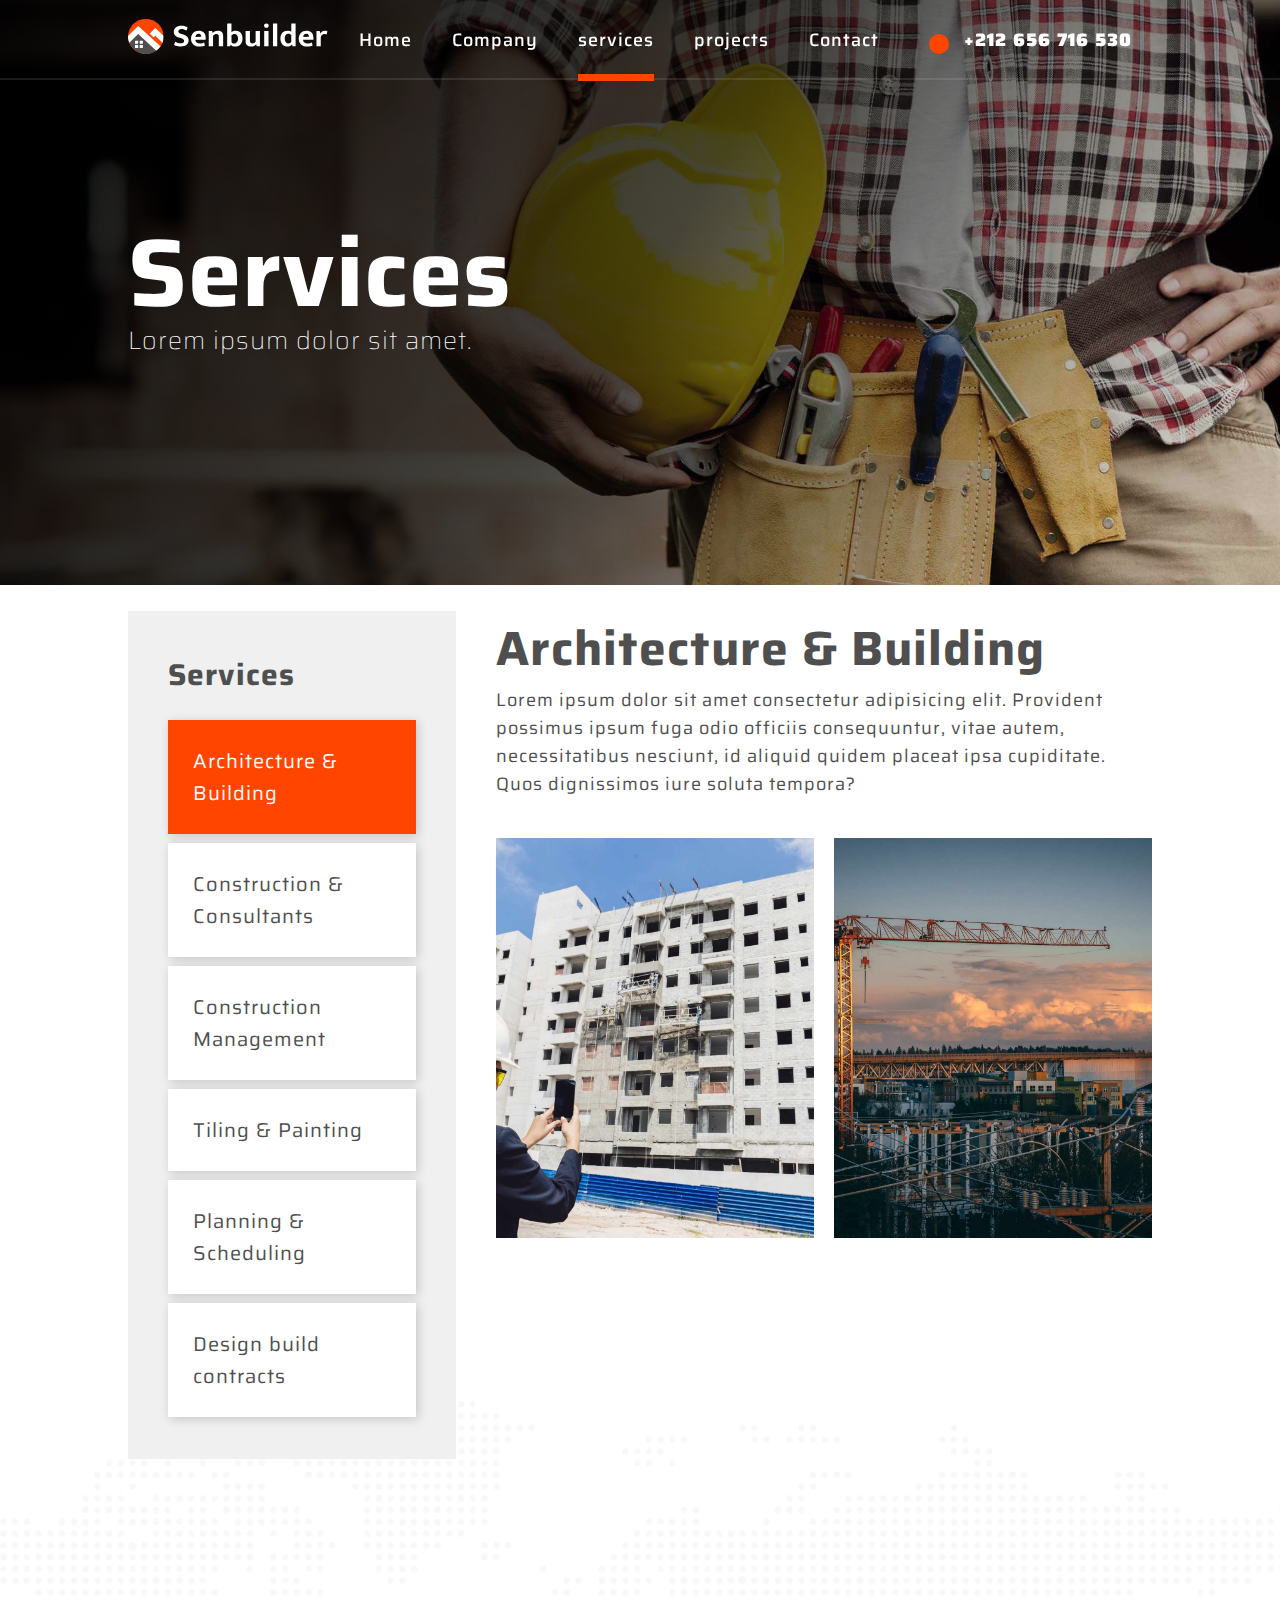
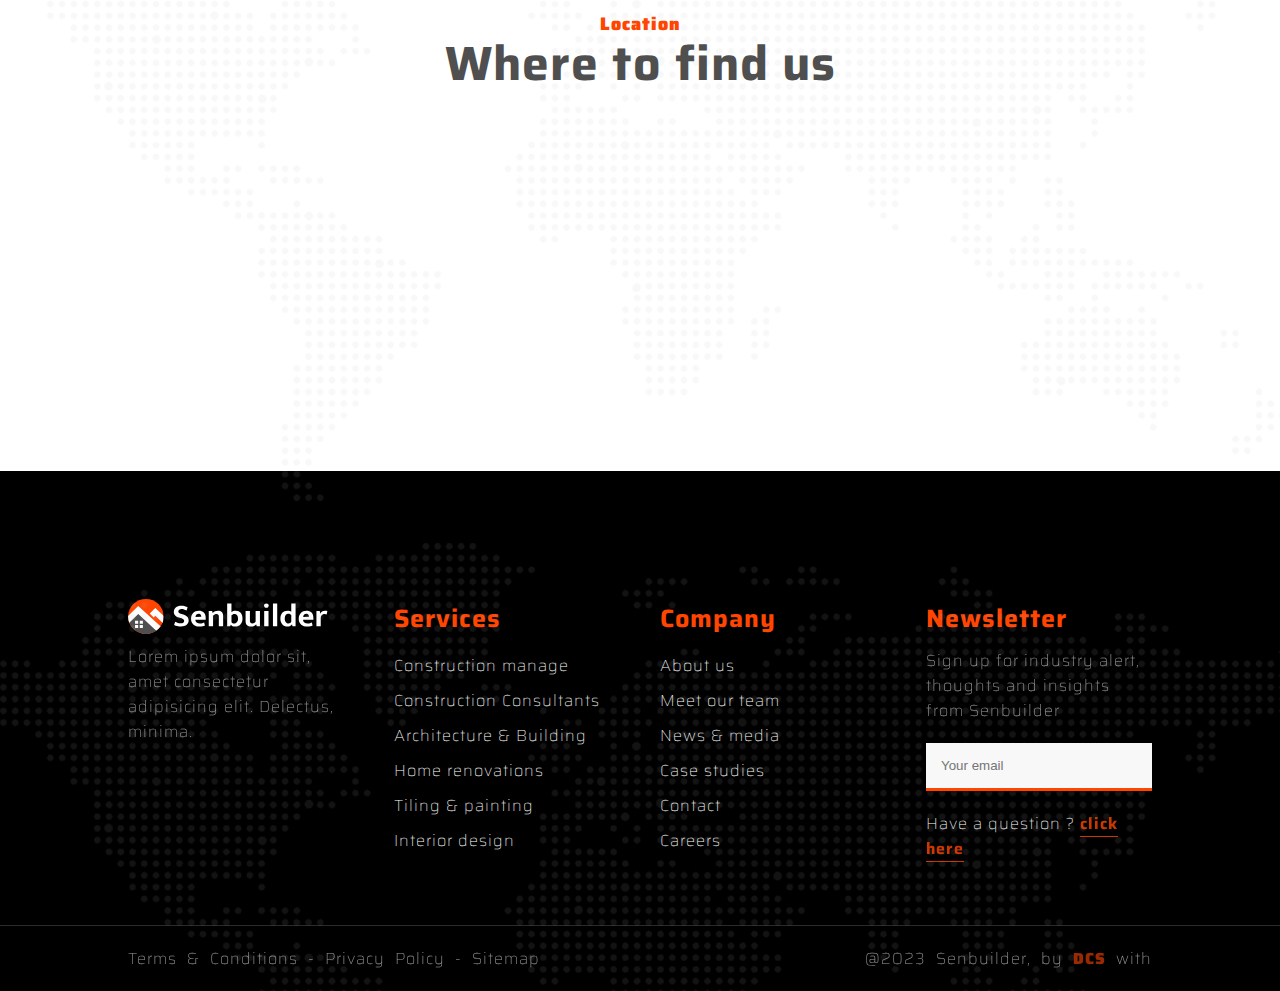
<file: pages/service.html>
<!DOCTYPE html>
<html lang="en">
<head>
    <meta charset="UTF-8">
    <meta name="viewport" content="width=device-width, initial-scale=1.0">
    <title>Senbuilder | Services</title>
    <link rel="stylesheet" href="../public/css/style.css">
    <link rel="stylesheet" href="https://cdnjs.cloudflare.com/ajax/libs/font-awesome/6.2.1/css/all.min.css" integrity="sha512-MV7K8+y+gLIBoVD59lQIYicR65iaqukzvf/nwasF0nqhPay5w/9lJmVM2hMDcnK1OnMGCdVK+iQrJ7lzPJQd1w==" crossorigin="anonymous" referrerpolicy="no-referrer"
    />
</head>
<body>
    <header class="service">
        <div class="rail"></div>
        <div class="navbar">
            <a href="#" class="logo"><img src="../assets/logo.svg" alt="logo"></a>
            <ul class="menu-list">
                <li><a href="../index.html">Home</a></li>
                <li>
                    <a href="./company.html">Company</a>
                </li>
                <li class="active"><a href="#">services</a></li>
                <li><a href="./projects.html">projects</a></li>
                <li><a href="./contact.html">Contact</a></li>
            </ul>
            <a href="tel:0656716530" class="tel"><i class="fa-solid fa-phone"></i> +212 656 716 530</a>
            <button class="open"><i class="fa-solid fa-bars"></i></button>
            <nav class="navbar-mobile">
                <button class="close"><i class="fa-solid fa-xmark"></i></button>
                <ul class="menu">
                    <li><a href="../index.html">Home</a></li>
                    <li>
                        <a href="./company.html">Company</a>
                    </li>
                    <li class="active"><a href="#">services</a></li>
                    <li><a href="./projects.html">projects</a></li>
                    <li><a href="./contact.html">Contact</a></li>
                </ul>
            </nav>
        </div>
        <div class="banner interne">
            <img src="../assets/service.jpg" alt="Image">
            <div class="item">
                <h1>Services</h1>
                <span>Lorem ipsum dolor sit amet.</span>
                <div class="btn-group">
                    <a href="#" role="button" class="btn">Contact us <i class="fa-solid fa-phone-flip"></i></a>
                    <a href="#" role="button" class="btn">Our services <i class="fa-solid fa-arrow-right-long"></i></a>
                </div>
            </div>
        </div>
    </header>
    <main>
        <section id="service-list">
            <div class="service-menu">
                <div class="filter">
                    <h4>Services</h4>
                    <div class="checkbox">
                        <label class="filterChecked"><input type="radio" name='check' rel="service-1" onchange="change()" checked/>Architecture & Building <i class="fa-solid fa-arrow-right"></i></label>
                    </div>
                    <div class="checkbox">
                        <label class="filterChecked"><input type="radio" name='check' rel="service-2" onchange="change()"/>Construction & Consultants <i class="fa-solid fa-arrow-right"></i></label>
                    </div>
                    <div class="checkbox">
                        <label class="filterChecked"><input type="radio" name='check' rel="service-3" onchange="change()"/>Construction Management <i class="fa-solid fa-arrow-right"></i></label>
                    </div>
                    <div class="checkbox">
                        <label class="filterChecked"><input type="radio" name='check' rel="service-4" onchange="change()"/>Tiling & Painting <i class="fa-solid fa-arrow-right"></i></label>
                    </div>
                    <div class="checkbox">
                        <label class="filterChecked"><input type="radio" name='check' rel="service-5" onchange="change()"/>Planning & Scheduling <i class="fa-solid fa-arrow-right"></i></label>
                    </div>
                    <div class="checkbox">
                        <label class="filterChecked"><input type="radio" name='check' rel="service-6" onchange="change()"/>Design build contracts <i class="fa-solid fa-arrow-right"></i></label>
                    </div>
                </div>
            </div>
            <div class="service-container">
                <div class="result">
                    <div class="service service-1">
                        <h3>Architecture & Building</h3>
                        <p>Lorem ipsum dolor sit amet consectetur adipisicing elit. Provident possimus ipsum fuga odio officiis consequuntur, vitae autem, necessitatibus nesciunt, id aliquid quidem placeat ipsa cupiditate. Quos dignissimos iure soluta tempora?</p>
                        <div class="gallery">
                            <div class="item">
                                <img src="../assets/building/1.jpg" alt="Image">
                                <span class="title">Architecture</span>
                            </div>
                            <div class="item">
                                <img src="../assets/building/2.jpg" alt="Image">
                                <span class="title">Building</span>
                            </div>
                        </div>
                    </div>
                    <div class="service service-2">
                        <h3>Construction & Consultants</h3>
                        <p>Lorem ipsum dolor sit amet consectetur adipisicing elit. Provident possimus ipsum fuga odio officiis consequuntur, vitae autem, necessitatibus nesciunt, id aliquid quidem placeat ipsa cupiditate. Quos dignissimos iure soluta tempora?</p>
                        <div class="gallery">
                            <div class="item">
                                <img src="../assets/building/3.jpg" alt="Image">
                                <span class="title">Architecture</span>
                            </div>
                            <div class="item">
                                <img src="../assets/building/4.jpg" alt="Image">
                                <span class="title">Building</span>
                            </div>
                        </div>
                    </div>
                    <div class="service service-3">
                        <h3>Construction Management</h3>
                        <p>Lorem ipsum dolor sit amet consectetur adipisicing elit. Provident possimus ipsum fuga odio officiis consequuntur, vitae autem, necessitatibus nesciunt, id aliquid quidem placeat ipsa cupiditate. Quos dignissimos iure soluta tempora?</p>
                        <div class="gallery">
                            <div class="item">
                                <img src="../assets/building/5.jpg" alt="Image">
                                <span class="title">Architecture</span>
                            </div>
                            <div class="item">
                                <img src="../assets/building/6.jpg" alt="Image">
                                <span class="title">Building</span>
                            </div>
                        </div>
                    </div>
                    <div class="service service-4">
                        <h3>Tiling & Painting</h3>
                        <p>Lorem ipsum dolor sit amet consectetur adipisicing elit. Provident possimus ipsum fuga odio officiis consequuntur, vitae autem, necessitatibus nesciunt, id aliquid quidem placeat ipsa cupiditate. Quos dignissimos iure soluta tempora?</p>
                        <div class="gallery">
                            <div class="item">
                                <img src="../assets/building/7.jpg" alt="Image">
                                <span class="title">Architecture</span>
                            </div>
                            <div class="item">
                                <img src="../assets/building/8.jpg" alt="Image">
                                <span class="title">Building</span>
                            </div>
                        </div>
                    </div>
                    <div class="service service-5">
                        <h3>Planning & Scheduling</h3>
                        <p>Lorem ipsum dolor sit amet consectetur adipisicing elit. Provident possimus ipsum fuga odio officiis consequuntur, vitae autem, necessitatibus nesciunt, id aliquid quidem placeat ipsa cupiditate. Quos dignissimos iure soluta tempora?</p>
                        <div class="gallery">
                            <div class="item">
                                <img src="../assets/building/9.jpg" alt="Image">
                                <span class="title">Architecture</span>
                            </div>
                            <div class="item">
                                <img src="../assets/building/3.jpg" alt="Image">
                                <span class="title">Building</span>
                            </div>
                        </div>
                    </div>
                    <div class="service service-6">
                        <h3>Design build contracts</h3>
                        <p>Lorem ipsum dolor sit amet consectetur adipisicing elit. Provident possimus ipsum fuga odio officiis consequuntur, vitae autem, necessitatibus nesciunt, id aliquid quidem placeat ipsa cupiditate. Quos dignissimos iure soluta tempora?</p>
                        <div class="gallery">
                            <div class="item">
                                <img src="../assets/building/4.jpg" alt="Image">
                                <span class="title">Architecture</span>
                            </div>
                            <div class="item">
                                <img src="../assets/building/2.jpg" alt="Image">
                                <span class="title">Building</span>
                            </div>
                        </div>
                    </div>
                </div>
            </div>
        </section>
    </main>
    <footer>
        <div class="map">
            <div class="title">
                <span>Location</span>
                <h2>Where to find us</h2>
            </div>
            <iframe src="https://www.google.com/maps/embed?pb=!1m18!1m12!1m3!1d6647.187998399065!2d-7.636170653768081!3d33.58988923068274!2m3!1f0!2f0!3f0!3m2!1i1024!2i768!4f13.1!3m3!1m2!1s0xda7d29370178259%3A0x56f4486d1d72b804!2sGAUTHIER%2C%20Casablanca%2020250!5e0!3m2!1sfr!2sma!4v1691161886900!5m2!1sfr!2sma"
                width="600" height="450" style="border:0;" allowfullscreen="" loading="lazy" referrerpolicy="no-referrer-when-downgrade"></iframe>
        </div>
        <div class="bande1">
            <div class="bloc">
                <img src="../assets/logo.svg" alt="logo du site">
                <p>Lorem ipsum dolor sit, amet consectetur adipisicing elit. Delectus, minima.</p>
                <ul class="social">
                    <li>
                        <a href="https://www.facebook.com"><i class="fa-brands fa-facebook-f"></i></a>
                    </li>
                    <li>
                        <a href="https://www.twitter.com"><i class="fa-brands fa-twitter"></i></a>
                    </li>
                    <li>
                        <a href="https://www.instagram.com"><i class="fa-brands fa-instagram"></i></a>
                    </li>
                </ul>
            </div>
            <div class="bloc">
                <h4>Services</h4>
                <ul>
                    <li>
                        <a href="#">Construction manage</a>
                    </li>
                    <li>
                        <a href="#">Construction Consultants</a>
                    </li>
                    <li>
                        <a href="#">Architecture & Building</a>
                    </li>
                    <li>
                        <a href="#">Home renovations</a>
                    </li>
                    <li>
                        <a href="#">Tiling & painting</a>
                    </li>
                    <li>
                        <a href="#">Interior design</a>
                    </li>

                </ul>
            </div>
            <div class="bloc">
                <h4>Company</h4>
                <ul>
                    <li>
                        <a href="#">About us</a>
                    </li>
                    <li>
                        <a href="#">Meet our team</a>
                    </li>
                    <li>
                        <a href="#">News & media</a>
                    </li>
                    <li>
                        <a href="#">Case studies</a>
                    </li>
                    <li>
                        <a href="#">Contact</a>
                    </li>
                    <li>
                        <a href="#">Careers</a>
                    </li>
                </ul>
            </div>
            <div class="bloc">
                <h4>Newsletter</h4>
                <p>Sign up for industry alert, thoughts and insights from Senbuilder</p>
                <form action="#">
                    <input type="text" name="newsletter" placeholder="Your email">
                    <i class="fa-solid fa-circle-chevron-right"></i>
                </form>
                <p>Have a question ? <b>click here</b></p>
            </div>
        </div>
        <div class="bande2">
            <p>Terms & Conditions - Privacy Policy - Sitemap</p>
            <p>@2023 Senbuilder, by <b>DCS</b> with <i class="fa-solid fa-heart"></i></p>
        </div>
    </footer>
    <script src="../public/js/script.js"></script>
</body>
</html>
</file>
<file: public/css/style.css>
@import url('https://fonts.googleapis.com/css2?family=Saira:wght@100;400;700&display=swap');
:root {
    --color0: #fff;
    --color1: orangered;
    --color2: #4F4F4F;
    --color3: #f0f0f0;
    --font: "Saira", sans serif;
    --hover: black;
    --radius: 50px;
    --gradient: linear-gradient(45deg, #ff0000, #ffad00);
}

* {
    padding: 0%;
    margin: 0%;
    box-sizing: border-box;
}

.project .result .gallery {
    display: flex;
}

.project .result .gallery .item {
    width: auto;
}

section#project .checkbox {
    width: auto;
}

label.filterChecked {
    background: var(--color1);
}

.checkbox label {
    background: var(--color0);
    margin: 2px 0;
    padding: 25px;
    font-size: 20px;
    cursor: pointer;
    transition: all .3s linear;
    display: block;
    position: relative;
    box-shadow: 2px 2px 10px #0000002e;
}

section#project .checkbox label {
    box-shadow: none;
    margin: 4px;
    padding: 10px 20px;
    font-size: 16px;
    text-transform: uppercase;
    letter-spacing: 4px;
}

.checkbox label i {
    position: absolute;
    right: 30px;
    top: 50%;
    transform: translateY(-50%);
    font-size: 18px;
}

label.filterChecked {
    background: var(--color1);
    color: var(--color0);
}

.filter {
    display: flex;
    flex-direction: column;
    background: var(--color3);
    padding: 40px;
    grid-gap: 5px;
}

section#project .filter {
    display: flex;
    flex-direction: row;
    flex-wrap: wrap;
    align-items: center;
    justify-content: center;
    padding: 20px 0;
}

.filter h4 {
    font-size: 30px;
    margin-bottom: 15px;
}

.filter input {
    display: none;
}

.gallery .item img {
    width: 100%;
    height: 100%;
    object-fit: cover;
    transition: all .3s linear;
}

.gallery .item:hover img {
    transform: scale(1.2);
}

.gallery .item span {
    position: absolute;
    inset: 0;
    background: #000000bd;
    display: flex;
    justify-content: center;
    align-items: center;
    font-size: 40px;
    letter-spacing: 2px;
    color: var(--color1);
    font-weight: 900;
    transition: all .3s linear;
    transform: translate(100%);
}

.gallery .item:hover span {
    transform: translate(0);
}

.gallery {
    display: flex;
    grid-gap: 20px;
    padding: 40px 0;
}

.gallery .item {
    width: 50%;
    height: 400px;
    overflow: hidden;
    position: relative;
}

.service-container {
    overflow: hidden;
    font-size: 18px;
}

.service-container .service {
    flex-direction: column;
}

.service-container h3 {
    font-size: 48px;
}

.swiper-button-next,
.swiper-rtl .swiper-button-prev {
    right: 60px !important;
    width: 40px !important;
    height: 40px !important;
    border-radius: 50%;
    background: var(--hover);
}

.swiper-button-next,
.swiper-button-prev {
    opacity: .4;
    transition: all .3s linear;
}

.swiper-button-next:hover,
.swiper-button-prev:hover {
    opacity: 1;
}

input:focus,
textarea:focus,
select:focus {
    outline: none;
    box-shadow: -3px 0px 0px var(--color1);
}

.submit-group {
    display: flex;
    justify-content: flex-start;
    align-items: center;
    grid-gap: 30px;
    margin-top: 15px;
}

.submit-group .btn {
    border: 1px solid #4f4f4f61;
    border-radius: 0;
    padding: 15px 20px;
    letter-spacing: 1px;
    font-size: 18px;
    background: transparent;
    color: var(--hover);
    border-radius: var(--radius);
}

.submit-group label {
    margin-left: 15px;
}

form {
    display: flex;
    flex-direction: column;
    align-items: stretch;
    justify-content: stretch;
    grid-gap: 10px;
    padding: 2% 4%;
}

.input-group {
    display: flex;
    width: 100%;
    grid-gap: 10px;
    position: relative;
}

.input-group input,
textarea,
select {
    width: 100%;
    padding: 18px;
    font-size: 16px;
    letter-spacing: 1px;
    border: none;
    background: var(--color3);
    font-family: var(--font);
    color: var(--color2);
    transition: all .3s linear;
    position: relative;
}

.input-group input:placeholder,
textarea:placeholder,
select option {
    color: var(--color2);
}

select {
    appearance: none;
    /* Remove default styling */
    -webkit-appearance: none;
    /* For Safari */
}

select option {
    padding: 10px;
    transition: all .3s linear;
    font-size: 16px;
    letter-spacing: 1px;
    appearance: none;
}

select option:hover {
    background: var(--color1);
    color: var(--color0);
}

select~i {
    position: absolute;
    right: 20px;
    top: 50%;
    transform: translateY(-50%);
    color: var(--color1);
}

form h3 {
    font-size: 25px;
}

form p {
    padding: 0px 0 15px;
    font-size: 16px;
}

section#contact-form aside .info {
    padding: 40px 0;
    font-weight: 500;
    font-size: 20px;
}

.img-bloc img {
    width: 100%;
    height: 100%;
    object-fit: cover;
    object-position: left;
}

#hero .img-bloc img {
    object-position: right;
}

.img-bloc {
    width: 50%;
}

.twin-contact {
    display: flex;
    flex-direction: column;
}

.twin-contact b {
    font-size: 20px;
}

main {
    position: relative;
}

a {
    text-decoration: none;
    color: var(--color1);
}

a.tel {
    padding: 10px 20px;
    font-size: 18px;
    letter-spacing: 1px;
    color: var(--color0);
    border: none;
    font-weight: 900;
    display: flex;
    grid-gap: 15px;
    align-items: flex-end;
    justify-content: center;
}

a.tel i {
    color: var(--color0);
    background-color: var(--color1);
    padding: 10px;
    border-radius: 50%;
    font-size: 12px;
}

ul.menu-list li:before {
    content: "";
    position: absolute;
    background: var(--color1);
    top: calc(100% + 20px);
    left: 50%;
    width: 100%;
    height: 7px;
    transform: translate(-50%);
    opacity: 0;
    transition: all .3s linear;
}

ul.menu-list li.active:before,
ul.menu-list li:hover:before {
    opacity: 1;
}

ul.menu-list li {
    position: relative;
}

.btn-group {
    display: flex;
    justify-content: flex-start;
    align-items: center;
    grid-gap: 10px;
    margin-top: 35px;
}

.banner.interne .btn-group {
    display: none;
}

.btn-group .btn:nth-child(2) {
    background: var(--hover);
}

.btn {
    position: relative;
    background: var(--gradient);
    color: var(--color0);
    padding: 10px 20px;
    font-size: 20px;
    transition: all 0.8s cubic-bezier(0.77, 0.2, 0.05, 1);
    font-weight: 500;
    border-radius: var(--radius);
}

.btn i {
    padding-left: 10px;
    font-size: 17px;
    transition: all .3s linear;
}

.btn:hover i {
    padding-left: 25px;
}

.btn:hover {
    background: var(--hover);
    padding-right: 20px;
    color: var(--color0);
}

body {
    height: 100%;
    background: var(--color0);
    font-family: var(--font);
    overflow-x: hidden;
    color: var(--color2);
    font-size: 16px;
    letter-spacing: 1px;
}

header {
    display: flex;
    justify-content: space-between;
    align-items: center;
    position: relative;
    top: 0px;
    height: 100vh;
    width: 100%;
    left: 0px;
}

ul.menu-list {
    position: relative;
    display: flex;
    grid-gap: 40px;
    list-style: none;
    align-items: center;
    justify-content: center;
}

ul.menu-list li a {
    font-size: 18px;
    letter-spacing: 1px;
    font-weight: 500;
    color: var(--color0);
}

header>div.navbar {
    display: flex;
    padding: 40px 10%;
    width: 100%;
    position: fixed;
    top: 0;
    height: 50px;
    z-index: 999;
    align-items: center;
    justify-content: space-between;
    transition: all .3s linear;
}

header>div.navbar.fixed {
    background-color: var(--hover);
}

header>div.navbar:before {
    content: "";
    position: absolute;
    border: 1px solid #ffffff;
    width: 100%;
    left: 0;
    bottom: 0;
    opacity: .1;
}

header a.logo img {
    max-width: 200px;
}

header button.close,
header button.open {
    position: absolute;
    top: 50px;
    background-color: transparent;
    font-size: 60px;
    color: var(--color0);
    cursor: pointer;
    z-index: 9999;
    border: none;
}

header button.open {
    font-family: var(--font1);
    right: 30px;
    z-index: 9;
    padding: 0px 20px;
    top: 30px;
    border-radius: 5px;
    color: var(--color0);
    /* background: var(--color1); */
    /* border: 1px solid var(--color1); */
    cursor: pointer;
    display: none;
    font-size: 30px;
    word-spacing: 10px;
    position: initial;
}

header nav.navbar-mobile {
    position: fixed;
    right: 0px;
    background-color: var(--hover);
    height: 100vh;
    width: 100%;
    z-index: 9999;
    display: flex;
    justify-content: center;
    align-items: center;
    flex-direction: column;
    transition: all 0.5s linear 0s;
    display: none;
    top: 0;
}

header nav.navbar-mobile ul {
    display: flex;
    flex-direction: column;
    justify-content: center;
    align-items: center;
    text-align: center;
    /* width: 100%; */
    position: absolute;
    margin: 0px;
    padding: 0px;
    /* display: none; */
    top: 0;
    height: 100%;
}

header nav.navbar-mobile ul li {
    list-style: none;
    margin: 16px 0;
    position: relative;
    width: 100%;
    overflow: hidden;
    padding: 5px 20px;
}

header nav.navbar-mobile ul li::before {
    content: "";
    position: absolute;
    width: 100%;
    background-color: var(--color1);
    z-index: -1;
    transition: all 0.3s ease-in-out 0s;
    transform: translate(100%);
    height: 2px;
    bottom: 0;
}

header nav.navbar-mobile ul li:hover::before {
    transform: translate(0px);
}

header nav.navbar-mobile ul li a {
    margin: 10px;
    font-size: 32px;
    text-align: center;
    font-family: var(--font2);
    transition: all 0.3s linear 0s;
    color: var(--color0);
}

header nav.navbar-mobile ul li:hover a {
    color: var(--color1);
}

.banner {
    height: 100vh;
    width: 100%;
}

.banner.interne {
    position: absolute;
    display: flex;
    justify-content: flex-start;
    align-items: center;
    height: 65vh;
    top: 0;
}

header.service {
    height: 65vh;
}

.banner.interne:before {
    content: "";
    position: absolute;
    inset: 0;
    background: linear-gradient(122deg, #000000f0, #000000b8, transparent);
    z-index: 1;
}

.banner.interne .item h1 {
    position: relative;
    font-size: 6rem;
    line-height: 1;
}

.banner.interne .item {
    font-size: 25px;
    position: relative;
    padding-left: 10%;
    font-weight: 100;
    color: var(--color0);
    z-index: 1;
}

.banner.interne img {
    position: absolute;
    width: 100%;
    height: 100%;
    object-fit: cover;
    object-position: top;
}

.slideshow {
    position: absolute;
    z-index: 1;
    top: 0px;
    left: 0px;
    width: 100vw;
    height: 100vh;
    overflow: hidden;
}

.slideshow .slider {
    width: 100vw;
    height: 100vw;
    z-index: 2;
}

.slideshow .slider * {
    outline: none;
}

.slideshow .slider .item {
    height: 100vh;
    width: 100vw;
    position: relative;
    overflow: hidden;
    border: none;
}

.slideshow .slider .item::before {
    content: "";
    position: absolute;
    inset: 0px;
    background: linear-gradient(126deg, #000000bd, #0000009e, transparent);
    z-index: 1;
}

.slideshow .slider .item .text {
    display: none;
}

.slideshow .slider .item img {
    min-width: 101%;
    min-height: 101%;
    position: absolute;
    top: 50%;
    left: 50%;
    transform: translate(-50%, -50%);
}

.slideshow .slick-dots {
    position: absolute;
    z-index: 100;
    width: 34px;
    height: auto;
    inset: 90vh 40px auto auto;
    color: rgb(255, 255, 255);
    display: block;
    top: 45vh;
}

.slideshow .slick-dots li {
    display: block;
    width: 100%;
    height: auto;
}

.slideshow .slick-dots li button {
    position: relative;
    width: 20px;
    height: 15px;
    text-align: center;
}

.slideshow .slick-dots li button::before {
    content: "";
    background: var(--color0);
    color: rgb(255, 255, 255);
    height: 2px;
    width: 20px;
    border-radius: 0px;
    position: absolute;
    top: 50%;
    right: 0px;
    left: auto;
    transform: translateY(-50%);
    transition: all 0.3s ease-in-out 0s;
    opacity: 1;
}

.slideshow .slick-dots li.slick-active button::before {
    width: 40px;
    opacity: 1;
    background: var(--color1);
}

.slideshow.slideshow-right {
    left: 0px;
    z-index: 1;
    width: 50vw;
    pointer-events: none;
}

.slideshow.slideshow-right .slider {
    left: 0px;
    position: absolute;
}

.slideshow-text {
    position: absolute;
    top: 50vh;
    left: 0%;
    transform: translate(0%, -50%);
    z-index: 100;
    font-size: 40px;
    width: 60vw;
    text-align: left;
    color: rgb(255, 255, 255);
    font-weight: 100;
    display: block;
    flex-direction: column;
    align-items: center;
    justify-content: center;
    padding: 10% 0% 10% 10%;
}

.slideshow-text h1 {
    text-transform: inherit;
    padding: 0px;
    margin: 0px;
    line-height: 1;
    font-size: 5rem;
}

.slideshow-text span {
    font-size: 18px;
    font-family: var(--font2);
    letter-spacing: 2px;
    line-height: 1.5;
    display: block;
    margin: 30px 0;
    text-align: justify;
}

.slideshow-text button {
    display: block;
    text-align: center;
    left: 50%;
    position: relative;
    transform: translate(-50%);
    padding: 15px 30px;
    border: 1px solid var(--color1);
    border-radius: 5px;
    font-size: 16px;
    color: var(--color1);
    cursor: pointer;
    transition: all 0.3s linear 0s;
    margin-top: 40px;
    overflow: hidden;
    font-family: var(--font1);
    letter-spacing: 5px;
    text-transform: uppercase;
    background: transparent;
}

.slideshow-text button:hover {
    color: var(--color0);
}

.slideshow-text button::before {
    content: "";
    position: absolute;
    inset: 0px;
    background: var(--color1);
    z-index: -1;
    transform: translateY(60px);
    border-radius: 31% 69% 70% 30% / 48% 29% 71% 52%;
    transition: all 0.5s ease-in-out 0s;
}

.slideshow-text button:hover::before {
    transform: translateY(0px);
    border-radius: 5px;
}


/* -------------------------------------------------------------------------------------------------- */

main {
    position: relative;
}

section {
    position: relative;
    padding: 2% 0%;
    margin: 0% 10%;
    z-index: 1;
}

section#contact-info .title {
    font-size: 48px;
    line-height: 1;
    text-align: center;
}

section#contact-info .title span {
    font-size: 30px;
    font-weight: 900;
    color: var(--color1);
}

section#contact-info {
    display: flex;
    flex-direction: column;
    align-items: center;
    grid-gap: 50px;
    padding: 5% 0;
}

section#contact-info .container {
    display: flex;
    grid-gap: 20px;
    width: 100%;
}

section#contact-info .container .bloc {
    width: 100%;
    display: flex;
    flex-direction: column;
    border: 1px solid #d9d9d9;
    padding: 20px 0px 0;
    justify-content: center;
    height: fit-content;
}

section#contact-info .container .bloc h3 {
    font-size: 30px;
    white-space: nowrap;
    padding: 0 30px;
}

section#contact-info .container .bloc span {
    padding: 0 30px;
}

section#contact-info .container .bloc div {
    padding: 20px;
    background: var(--color3);
    display: flex;
    justify-content: center;
    align-items: center;
    grid-gap: 20px;
    font-size: 25px;
    margin-top: 30px;
    font-weight: 900;
}

section#contact-info .container .bloc div span.ico {
    width: 50px;
    height: 50px;
    border-radius: 50%;
    background: var(--color1);
    display: flex;
    justify-content: center;
    align-items: center;
    color: var(--color0);
    padding: 10px;
}

section#project h2 {
    font-size: 48px;
    padding-bottom: 20px;
    text-align: center;
}

section.more-about {
    font-size: 20px;
    background: var(--hover);
    margin: 0;
    padding: 4% 10%;
    color: var(--color0);
}

section.more-about h2 {
    font-size: 48px;
    color: var(--color1);
}

section.more-about .content {
    display: grid;
    grid-template-columns: 1fr 1fr;
    grid-gap: 20px;
    padding: 20px 0;
}

section#service-list {
    display: grid;
    grid-template-columns: 1fr 2fr;
    grid-gap: 40px;
}

section#testimonial {
    display: flex;
    grid-gap: 10%;
    padding: 5% 10%;
    background: url(../../assets/testimony.jpg);
    margin: 5% 0;
    background-color: #343434b0;
    background-blend-mode: soft-light;
    background-attachment: fixed;
}

section#testimonial .swiper-button-next:after,
section#testimonial .swiper-button-prev:after {
    color: var(--color0);
    font-size: 12px;
    font-weight: 900;
}

section#testimonial .testimony {
    background: var(--gradient);
    padding: 2% 10% 4%;
    position: relative;
    width: 50%;
    font-size: 18px;
    text-align: center;
    backdrop-filter: blur(10px);
    color: var(--color0);
    font-style: italic;
    font-weight: 100;
    top: 150px;
}

section#testimonial .testimony:before {
    content: "";
    position: absolute;
    width: 100px;
    height: 100px;
    background: url(../../assets/q.png);
    left: 100px;
    top: 0%;
    background-size: contain;
    background-repeat: no-repeat;
    background-position: center;
    opacity: .2;
}

section#testimonial .testimony:after {
    content: "";
    position: absolute;
    width: 50px;
    height: 50px;
    background: url(../../assets/q.png);
    right: 115px;
    bottom: 10%;
    background-size: contain;
    background-repeat: no-repeat;
    background-position: center;
    opacity: .2;
    transform: rotate(180deg);
}

.swiper-button-prev,
.swiper-rtl .swiper-button-next {
    left: 60px !important;
    background: var(--hover);
    width: 40px !important;
    height: 40px !important;
    border-radius: 50%;
}

section#testimonial img {
    width: 50px;
    border-radius: 50%;
    height: 50px;
    margin: 10px 0;
    position: relative;
}

section#testimonial .title h2 {
    font-size: 48px;
    color: var(--color0);
}

section#testimonial .title p {
    color: var(--color0);
    font-size: 16px;
    font-weight: 400;
}

section#team {
    display: flex;
    flex-direction: column;
    align-items: center;
    justify-content: center;
    grid-gap: 20px;
}

section#team .container {
    display: flex;
    align-items: center;
    justify-content: center;
    grid-gap: 30px;
}

section#team h2 {
    font-size: 48px;
}

section#about {
    display: grid;
    grid-template-columns: 1fr 1fr;
    align-items: stretch;
    grid-gap: 40px;
    padding: 0% 5% 8%;
}

section#about.company {
    padding: 8% 5%;
    margin: 0 5%;
}

section#about .img-bloc {
    width: 100%;
}

section#about .container {
    display: flex;
    flex-direction: column;
    grid-gap: 20px;
    align-items: flex-start;
}

section#about .jumbotron {
    box-shadow: 10px 10px 50px #0000003b;
    padding: 25px;
    display: flex;
    grid-gap: 20px;
}

section#about .jumbotron i {
    color: var(--color1);
    font-size: 25px;
}

section#about ul {
    padding: 20px 40px;
    font-weight: 600;
}

section#about.company .container ul {
    column-count: 2;
    list-style: none;
    padding: 5% 0;
}

section#about.company .container ul li {
    margin-bottom: 16px;
    font-size: 20px;
}

section#about.company .container ul i {
    color: var(--color1);
    padding-right: 15px;
    font-size: 20px;
}

section#about .title {
    padding-bottom: 10px;
}

section#about .title h2 {
    font-size: 48px;
    line-height: 1.1;
}

section#about .title span,
section#testimonial .title span {
    color: var(--color1);
    font-weight: 900;
    padding-left: 70px;
    position: relative;
}

section#about .title span:before,
section#testimonial .title span:before {
    content: "";
    position: absolute;
    width: 50px;
    height: 2px;
    background: var(--color1);
    left: 0;
    top: 50%;
    transform: translate(0, -50%);
}

section#contact-form {
    position: relative;
    box-shadow: 1px 1px 50px #0000001c;
    margin: 0 15%;
    top: -100px;
    background: #ffffff;
    display: flex;
    grid-gap: 0px;
    padding: 0;
}

section#contact-form aside {
    background: var(--gradient);
    padding: 20px 40px;
    color: var(--color0);
    font-size: 18px;
}

section#contact-form aside a.tel {
    width: fit-content;
    padding: 0;
    font-size: 24px;
    font-weight: 100;
    letter-spacing: 2px;
}

section#contact-form aside a.tel:hover i {
    font-size: 20px;
    border: 2px solid #ff7a4c;
    padding: 15px;
    box-shadow: 1px 1px 50px #ffa500;
}

section#contact-form aside a.tel i {
    font-size: 20px;
    border: 2px solid #f9480b00;
    padding: 15px;
    transition: all .3s linear;
}

section#contact-form aside span {
    white-space: nowrap;
    font-size: 16px;
}

section#contact-form aside h4 {
    font-size: 23px;
    padding: 10px 0;
}

section#recent {
    display: flex;
    flex-direction: column;
    align-items: center;
    justify-content: center;
    grid-gap: 30px;
    text-align: center;
}

section#recent .title h2 {
    font-size: 48px;
    line-height: 1.2;
}

section#recent .title span {
    font-weight: 900;
    color: var(--color1);
    font-size: 20px;
}

section#recent .container {
    display: grid;
    grid-gap: 40px;
    grid-template-columns: repeat(3, 1fr);
}

section#recent .container .feature {
    display: flex;
    height: 660px;
    flex-direction: column;
    box-shadow: 10px 10px 50px #0000001f;
}

section#recent .container .feature .description h3 {
    font-size: 24px;
    line-height: 1.5;
}

section#recent .container .feature .description h3 span.subtitle {
    font-weight: 400;
    font-size: 20px;
    color: var(--color1);
    display: block;
}

section#recent .container .feature .img {
    width: 100%;
    overflow: hidden;
    height: 400px;
}

section#recent .container .feature .img img {
    width: 100%;
    height: 100%;
    object-fit: cover;
    transition: all .3s linear;
}

section#recent .container .feature:hover .img img {
    transform: scale(1.3);
}

section#recent .container .feature .description {
    display: flex;
    flex-direction: column;
    align-items: flex-start;
    grid-gap: 20px;
    padding: 40px;
    text-align: left;
}

section#recent .container .feature .description p {
    border-bottom: 1px solid #d7d7d7;
    padding-bottom: 30px;
    margin-bottom: 20px;
}

section#hero {
    display: flex;
    grid-gap: 30px;
    margin: 5% 10% 2%;
}

section#hero .container {
    background: var(--gradient);
    padding: 5%;
    color: var(--color0);
    width: 50%;
}

section#hero .container .twin {
    display: flex;
    grid-gap: 40px;
}

section#hero .container .twin i {
    font-size: 50px;
}

section#hero .container .twin .item {
    padding: 30px 0;
}

section#hero .container .twin .item b {
    margin: 20px 0;
    font-size: 25px;
    line-height: 1.1;
    font-weight: 500;
}

section#contact .title h2,
section#hero .container .title h2 {
    font-size: 48px;
    line-height: 1;
    padding: 20px 0;
}

section#contact .title span,
section#hero .container .title span {
    padding-left: 70px;
    position: relative;
}

section#contact .title span:before,
section#hero .container .title span:before {
    content: "";
    position: absolute;
    height: 2px;
    width: 50px;
    background: var(--color0);
    left: 0;
    top: 50%;
    transform: translate(0%, -50%);
}

section#services {
    display: flex;
    flex-direction: column;
    justify-content: center;
    align-items: center;
    grid-gap: 40px;
    background: var(--color3);
    margin: 0;
    padding: 5% 10%;
}

section#services .title {
    text-align: center;
    font-size: 20px;
    color: var(--color1);
    font-weight: 700;
}

section#services .title h2 {
    font-size: 3rem;
    line-height: 1.1;
    padding: 0 12%;
    color: var(--color2);
}

section#services .container .item-service .heading {
    display: flex;
    flex-direction: column;
    grid-gap: 40px;
    border-bottom: 1px solid #dfdada;
    padding-bottom: 30px;
    width: 100%;
    font-size: 22px;
    line-height: 1.3;
}

section#services .container .item-service {
    display: flex;
    flex-direction: column;
    align-items: flex-start;
    grid-gap: 20px;
    background: var(--color0);
    padding: 30px 40px;
    box-shadow: 10px 10px 10px #7c727212;
    transition: all .3s linear;
}

section#services .container .item-service:hover i {
    color: var(--color0);
}

section#services .container .item-service:hover a.btn {
    background: #ffffff;
    color: var(--color1);
}

section#services .container .item-service:hover a.btn:hover {
    background: var(--hover);
    color: var(--color0);
}

section#services .container .item-service:hover {
    background-color: var(--color1);
    color: var(--color0);
    background-image: url(../../assets/shape0.jpg);
    background-blend-mode: soft-light;
    background-size: cover;
    background-position: center;
    background-repeat: no-repeat;
}

section#services .container .item-service:nth-child(2):hover {
    background-image: url(../../assets/shape1.jpg);
}

section#services .container .item-service:nth-child(3):hover {
    background-image: url(../../assets/shape2.jpg);
}

section#services .container .item-service i {
    font-size: 60px;
    color: var(--color1);
}

section#services .container {
    display: flex;
    grid-gap: 30px;
    padding: 2% 0;
}

section#accroche {
    display: flex;
    margin: 0% 12%;
    position: relative;
    align-items: flex-end;
    top: -10rem;
    z-index: 9;
    width: auto;
    padding: 0;
}

section#accroche .twin .item {
    display: flex;
    justify-content: center;
    align-items: center;
    width: 370px;
    grid-gap: 25px;
}

section#accroche .twin .item>span {
    background: var(--color1);
    width: 50px;
    height: 50px;
    display: flex;
    align-items: center;
    justify-content: center;
    color: var(--color0);
    border-radius: 50%;
}

section#accroche .tips {
    background: var(--gradient);
    padding: 4% 4%;
    color: var(--color0);
    font-size: 18px;
    font-weight: 100;
}

section#accroche .tips .btn {
    position: relative;
    top: 70px;
    background: var(--hover);
    color: var(--color0);
    border: 5px solid var(--color1);
}

section#accroche .tips .btn:hover {
    background: var(--color0);
    color: var(--color1);
}

section#accroche .tips h2 {
    line-height: 1.5;
    font-weight: 400;
    font-size: 30px;
    padding-bottom: 18px;
}

section#accroche .twin {
    display: flex;
    grid-gap: 10px;
}

section#marques {
    display: flex;
    justify-content: space-evenly;
    align-items: center;
    grid-gap: 20px;
    border-top: 1px solid rgb(206, 206, 206);
    margin-top: 5%;
}

section#marques .img-logo {
    width: 100px;
    height: 100px;
    display: flex;
    align-items: center;
    justify-content: center;
}

section#marques img {
    width: 100%;
    height: 100%;
    object-fit: contain;
}

section#contact {
    background: url(../../assets/medium-shot-engineer-holding-plans-looking-camera_23-2148233766.jpg);
    background-size: cover;
    background-position: right;
    min-height: 700px;
    color: var(--color0);
    padding: 5% 10%;
}

section#contact .title {
    position: relative;
}

section#contact:before {
    content: "";
    position: absolute;
    inset: 0;
    background: linear-gradient(45deg, #000000fa, #0000009c, transparent);
    z-index: 0;
}

section#contact ul {
    padding-left: 50px;
    margin: 30px 0;
    line-height: 2;
    font-size: 20px;
    position: relative;
}

section#contact h2 {
    width: 60%;
}

.flip-bx {
    -webkit-transform-style: preserve-3d;
    transform-style: preserve-3d;
    -webkit-perspective: 1000px;
    perspective: 1000px;
    height: 450px;
}

.flip-bx .front,
.flip-bx .back {
    background-size: cover;
    background-position: center;
    -webkit-transition: -webkit-transform .7s cubic-bezier(.4, .2, .2, 1);
    transition: -webkit-transform .7s cubic-bezier(.4, .2, .2, 1);
    -o-transition: transform .7s cubic-bezier(.4, .2, .2, 1);
    transition: transform .7s cubic-bezier(.4, .2, .2, 1);
    transition: transform .7s cubic-bezier(.4, .2, .2, 1), -webkit-transform .7s cubic-bezier(.4, .2, .2, 1);
    -webkit-backface-visibility: hidden;
    backface-visibility: hidden;
    text-align: center;
    height: 100%;
    border-radius: 4px;
    color: #fff;
    padding: 40px;
    box-shadow: 10px 10px 50px #0000001c;
}

.flip-bx .front {
    background: #fff;
    display: flex;
    align-items: center;
    justify-content: center;
    padding: 0;
    line-height: 1.7;
    font-size: 14px;
    letter-spacing: 1px;
    color: #000
}

.flip-bx .front img {
    width: 100%;
    height: 100%;
    object-fit: cover;
}

.flip-bx .back .inner .content {
    display: flex;
    flex-direction: column;
    align-items: center;
    justify-content: space-evenly;
    grid-gap: 30px;
}

.flip-bx .back .inner .content span.position {
    font-size: 13px;
    letter-spacing: 8px;
    text-transform: uppercase;
}

.flip-bx .back .inner .content span.name a {
    text-decoration: none;
    font-size: 25px;
    color: #fff;
    letter-spacing: 1px;
    font-weight: 900;
}

ul.social {
    list-style: none;
    display: flex;
    justify-content: center;
    align-items: center;
    grid-gap: 30px;
    padding: 2px 20px;
    border-top: 1px solid #ffffff69;
    border-bottom: 1px solid #ffffff69;
}

ul.social a i {
    color: #ffffff;
    font-size: 15px;
    position: relative;
}

.flip-bx .back {
    background: linear-gradient(45deg, #ff0000, #fbff00);
    position: absolute;
    top: 0;
    left: 0;
    -webkit-transform: rotateY(180deg);
    transform: rotateY(180deg);
    -webkit-transform-style: preserve-3d;
    transform-style: preserve-3d;
    position: absolute;
    background-size: 200%;
    width: 100%;
}

.flip-bx .back .inner {
    -webkit-transform: translateY(-50%) translateZ(60px) scale(.94);
    transform: translateY(-50%) translateZ(60px) scale(.94);
    top: 50%;
    position: absolute
}

.flip-bx .back .inner p {
    font-size: 16px;
    color: #fff
}

.flip-bx .back .inner .site-button-link {
    font-size: 16px
}

.flip-bx .front {
    -webkit-transform: rotateY(0deg);
    transform: rotateY(0deg);
    -webkit-transform-style: preserve-3d;
    transform-style: preserve-3d
}

.flip-bx .front:after {
    position: absolute;
    top: 0;
    left: 0;
    z-index: 1;
    width: 100%;
    height: 100%;
    content: '';
    display: block;
    opacity: .4;
    -webkit-backface-visibility: hidden;
    backface-visibility: hidden;
    border-radius: 4px
}

.flip-bx .inner {
    -webkit-transform: translateZ(60px) scale(.94);
    transform: translateZ(60px) scale(.94);
    left: 0;
    width: 100%;
    -webkit-box-sizing: border-box;
    box-sizing: border-box;
    outline: 1px solid transparent;
    -webkit-perspective: inherit;
    perspective: inherit;
    z-index: 2
}

.flip-bx:hover .front,
.flip-bx:hover .back {
    -webkit-transition: -webkit-transform .7s cubic-bezier(.4, .2, .2, 1);
    transition: -webkit-transform .7s cubic-bezier(.4, .2, .2, 1);
    -o-transition: transform .7s cubic-bezier(.4, .2, .2, 1);
    transition: transform .7s cubic-bezier(.4, .2, .2, 1);
    transition: transform .7s cubic-bezier(.4, .2, .2, 1), -webkit-transform .7s cubic-bezier(.4, .2, .2, 1)
}

.flip-bx:hover .back {
    -webkit-transform: rotateY(0deg);
    transform: rotateY(0deg);
    -webkit-transform-style: preserve-3d;
    transform-style: preserve-3d;
}

.flip-bx:hover .front {
    -webkit-transform: rotateY(-180deg);
    transform: rotateY(-180deg);
    -webkit-transform-style: preserve-3d;
    transform-style: preserve-3d
}


/* -------------------------------------------------------------------------------------------------- */


/* footer */

footer {
    display: flex;
    flex-direction: column;
    position: relative;
}

footer p {
    color: var(--color0);
    font-weight: 100;
    opacity: 0.6;
}

footer .map {
    width: auto;
    margin: 2% 10% 0;
    position: relative;
    display: flex;
    justify-content: center;
    align-items: center;
    flex-direction: column;
    grid-gap: 30px;
    position: relative;
    top: 100px;
}

footer::before {
    content: "";
    position: absolute;
    background: url(../../assets/zone.png);
    background-position: top;
    background-size: auto;
    inset: 0;
    top: -100px;
}

footer .map span {
    font-weight: 900;
    color: var(--color1);
    font-size: 18px;
}

footer .map h2 {
    font-size: 48px;
    line-height: 1.1;
}

footer .map .title {
    text-align: center;
}

footer .map iframe {
    width: 100%;
    filter: grayscale(1);
    transition: all .3s linear;
}

footer .map iframe:hover {
    filter: grayscale(0);
}

footer .bande1 {
    background: var(--hover);
    display: grid;
    padding: 10% 10% 5%;
    grid-gap: 40px;
    grid-template-columns: repeat(4, 1fr);
}

footer .bande1 .bloc {
    display: flex;
    flex-direction: column;
    grid-gap: 10px;
}

footer .bande1 .bloc b {
    color: var(--color1);
    font-weight: bold;
    border-bottom: 1px solid var(--color1);
    cursor: pointer;
    transition: all .3s linear;
    opacity: 0.8;
}

footer .bande1 .bloc b:hover {
    opacity: 1;
}

footer .bande1 .bloc ul.social {
    justify-content: flex-start;
    border: 0;
    padding: 10px 0;
}

footer .bande1 .bloc img {
    width: 200px;
}

footer .bande1 .bloc h4 {
    font-size: 25px;
    color: var(--color1);
}

footer .bande1 .bloc ul:not(ul.social) {
    display: flex;
    flex-direction: column;
    list-style: none;
}

footer .bande1 .bloc ul:not(ul.social) li a {
    color: var(--color0);
    margin: 5px 0;
    position: relative;
    display: block;
    font-weight: 100;
    transition: all .3s linear;
}

footer .bande1 .bloc ul:not(ul.social) li a:hover {
    color: var(--color1);
}

footer .bande2 {
    background: var(--hover);
    padding: 20px 10%;
    display: flex;
    justify-content: space-between;
    border-top: 1px solid #ffffff2b;
}

footer .bande2 b {
    color: var(--color1);
    font-weight: 900;
}

footer .bande2 i {
    color: red;
}

footer .bande2 p {
    word-spacing: 5px;
}

footer .bande1 .bloc form {
    display: flex;
    padding: 10px 0;
    position: relative;
}

footer .bande1 .bloc form~p {
    opacity: 1;
}

footer .bande1 .bloc form i {
    position: absolute;
    top: 50%;
    transform: translateY(-50%);
    font-size: 20px;
    color: var(--color1);
    right: 10px;
}

footer .bande1 .bloc form input {
    padding: 15px;
    border: none;
    margin: 0;
    background: #f8f8f8;
    border-bottom: 3px solid var(--color1);
}


/* footer */


/* responsivity */

@media screen and (max-width :991px) {
    section#service-list {
        grid-template-columns: 1fr;
        margin: 5%;
    }
    section#service-list {
        margin: 2% 0;
        padding: 20px 0;
    }
    .filter {
        padding: 20px;
    }
    .service-container h3 {
        font-size: 30px;
    }
    .service-container {
        padding: 0 20px;
    }
    ul.menu-list {
        display: none;
    }
    /* header nav.navbar-mobile,header nav.navbar-mobile ul{display: flex;} */
    header button.open {
        display: block;
    }
    header a.tel {
        display: none;
    }
    header,
    .banner,
    .slideshow .slider,
    .slideshow .slider .item,
    .slideshow {
        height: 60vh;
        z-index: 99;
    }
    .slideshow-text {
        top: 30vh;
    }
    .slideshow-text {
        width: 80%;
    }
    .slideshow-text h1 {
        font-size: 50px;
    }
    section#accroche {
        top: 5rem;
        z-index: 9;
    }
    section#accroche .tips {
        grid-gap: 10px;
        display: flex;
        flex-direction: column;
        align-items: flex-start;
    }
    section#accroche .tips .btn {
        top: 0;
    }
    section#accroche .twin {
        display: none;
    }
    section#about {
        grid-template-columns: 1fr;
        padding-top: 20%;
    }
    section#services .title h2 {
        font-size: 30px;
    }
    section#services .container,
    section#hero,
    section#recent .container {
        flex-wrap: wrap;
    }
    section#recent .container {
        grid-template-columns: 1fr;
    }
    section#hero .container,
    .img-bloc {
        width: 100%;
    }
    section#recent .container .feature {
        height: auto;
    }
    section#marques {
        grid-template-columns: 1fr 1fr 1fr 1fr;
        display: grid;
    }
    section#contact .title h2,
    section#hero .container .title h2 {
        font-size: 30px;
    }
    section#contact h2 {
        width: 100%;
    }
    section#contact-form {
        flex-wrap: wrap;
        margin: 0%;
    }
    section#contact-form aside {
        width: 100%;
    }
    section#contact {
        margin: 0%;
        min-height: 700px;
    }
    section#contact-form aside h4 {
        font-size: 35px;
    }
    section#contact ul,
    section#contact-form aside span {
        font-size: 30px;
    }
    form {
        padding: 10%;
    }
    section#team .container {
        display: grid;
        grid-template-columns: 1fr 1fr;
    }
    section#testimonial {
        flex-wrap: wrap;
    }
    section#testimonial .testimony {
        width: 100%;
        top: 100px;
    }
    section#testimonial .title p {
        font-size: 20px;
    }
    .swiper-button-prev,
    .swiper-rtl .swiper-button-next {
        left: 20px !important;
    }
    .swiper-button-next,
    .swiper-rtl .swiper-button-prev {
        right: 20px !important;
    }
    section#testimonial .testimony::before,
    section#testimonial .testimony:after {
        display: none;
    }
    footer .bande1 {
        padding-top: 20%;
        grid-template-columns: 1fr 1fr;
    }
}

@media screen and (max-width :767px) {
    .slideshow-text h1 {
        font-size: 30px;
    }
    .btn-group {
        flex-wrap: wrap;
        margin-top: 30px;
    }
    /* .slideshow-text{top: 55vh;} */
    section#accroche {
        top: 2rem;
    }
    section#accroche .tips h2 {
        font-size: 20px;
    }
    .slideshow-text span {
        display: none;
    }
    section#accroche {
        margin: 4%;
    }
    section#services .title h2,
    section#recent .title h2,
    .title h2 {
        font-size: 20px;
        padding: 0%;
    }
    section#hero {
        margin: 0;
        grid-gap: 0;
    }
    section {
        margin: 0;
    }
    section#marques {
        display: flex;
        flex-wrap: wrap;
    }
    section#hero .container .twin .item b,
    section#contact .title h2,
    section#hero .container .title h2 {
        font-size: 20px;
    }
    section#hero .container .twin .item i {
        font-size: 30px;
    }
    section#team .container {
        grid-template-columns: 1fr;
    }
    section#contact ul,
    section#contact-form aside span {
        font-size: 20px;
    }
    section#contact .title h2,
    section#hero .container .title h2 {
        line-height: 1.5;
    }
    form,
    section#services,
    section {
        padding: 5%;
    }
    .input-group {
        flex-wrap: wrap;
    }
    select~i {
        top: 75%;
    }
    .input-group input,
    textarea,
    select {
        font-size: 18px;
    }
    .submit-group {
        flex-wrap: wrap;
    }
    .swiper-button-next,
    .swiper-button-prev {
        top: 110% !important;
    }
    footer .map h2,
    section#about .title h2 {
        font-size: 25px;
    }
    footer .map {
        margin: 0%;
    }
    footer .bande1 {
        padding-top: 35%;
        grid-template-columns: 1fr;
    }
    .banner.interne .item h1 {
        font-size: 40px;
    }
    section#about.company .container ul {
        column-count: 1;
    }
    section.more-about h2 {
        font-size: 35px;
    }
    section.more-about .content {
        grid-template-columns: 1fr;
    }
    .gallery {
        flex-wrap: wrap;
    }
    .gallery .item {
        width: 100%;
    }
    section#hero .container .twin {
        flex-wrap: wrap;
        grid-gap: 0;
    }
}

@media screen and (max-width :576px) {}
</file>
